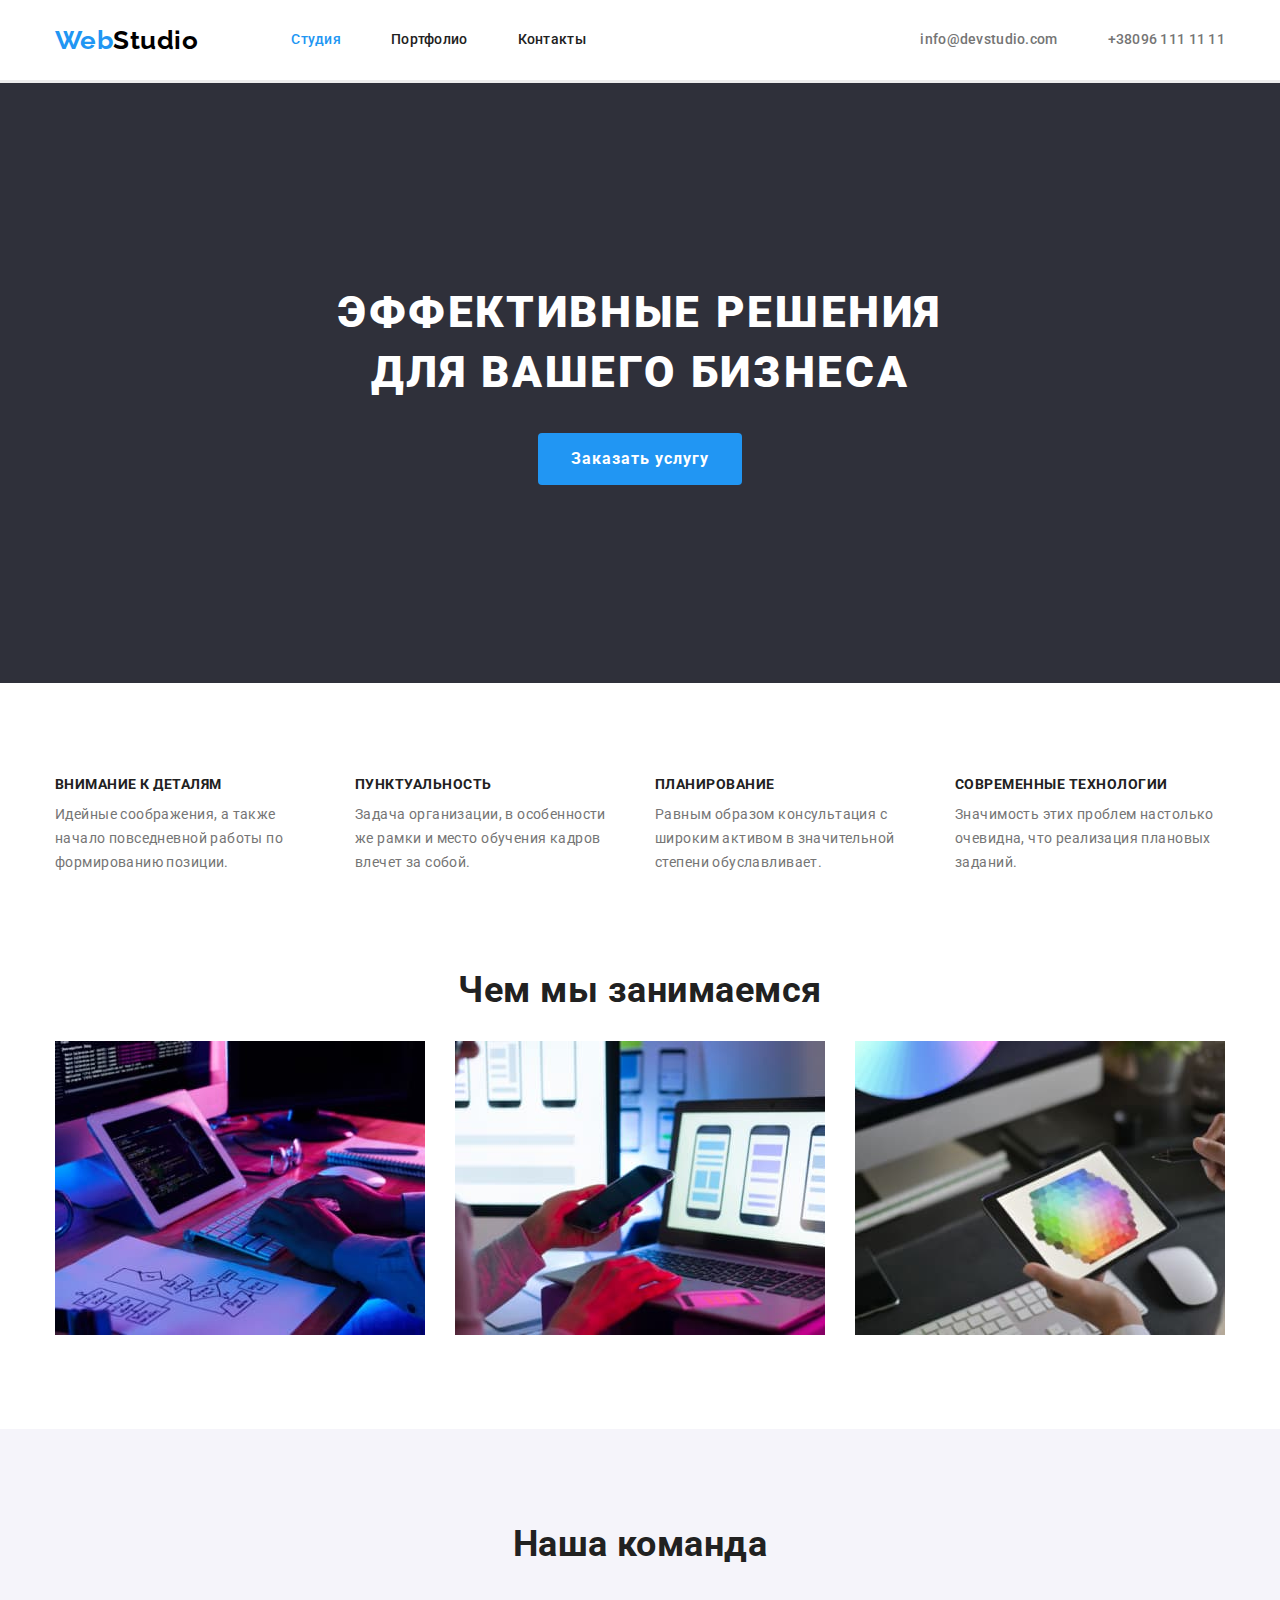
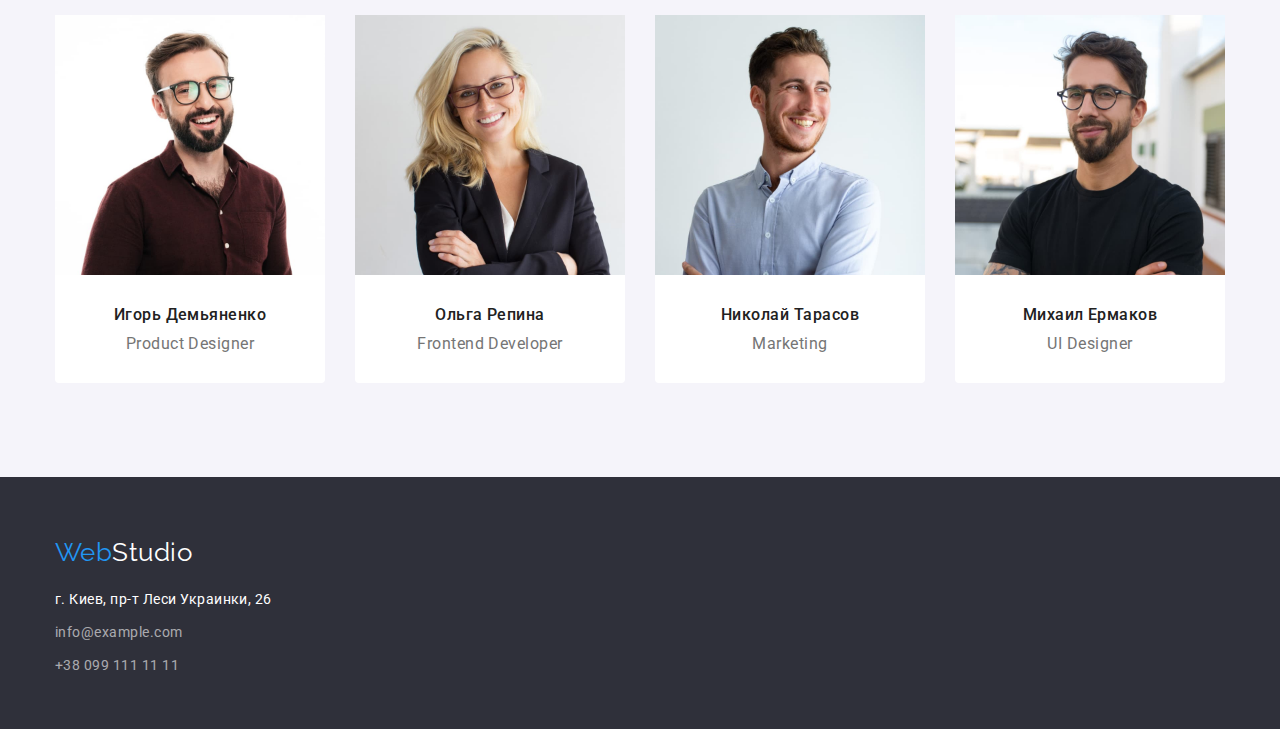
<file: index.html>
<!DOCTYPE html>
<html lang="ru">
  <head>
    <meta charset="UTF-8" />
    <meta http-equiv="X-UA-Compatible" content="IE=edge" />
    <meta name="viewport" content="width=device-width, initial-scale=1.0" />
    <title>Web Studio</title>
    <link rel="preconnect" href="https://fonts.googleapis.com" />
    <link rel="preconnect" href="https://fonts.gstatic.com" crossorigin />
    <link
      href="https://fonts.googleapis.com/css2?family=Raleway:wght@700&family=Roboto:wght@400;500;700;900&display=swap"
      rel="stylesheet"
    />
    <link
      rel="stylesheet"
      href="https://cdnjs.cloudflare.com/ajax/libs/modern-normalize/1.1.0/modern-normalize.min.css"
    />
    <link rel="stylesheet" href="./css/style.css" />
  </head>
  <body>
    <!--Шапка сайта-->
    <header class="header">
      <!--Навигация сайта-->
      <div class="container main-nav">
        <nav class="nav-header">
          <a href="./index.html" class="company-logo"
            ><span class="accent">Web</span>Studio</a
          >
          <ul class="nav-list list">
            <li class="nav-item">
              <a href="./index.html" class="nav-header-list current">Студия</a>
            </li>
            <li class="nav-item">
              <a href="./portfolio.html" class="nav-header-list">Портфолио</a>
            </li>
            <li class="nav-item">
              <a href="./index.html" class="nav-header-list">Контакты</a>
            </li>
          </ul>
        </nav>

        <!--Контактные данные шапки-->
        <ul class="header-contacts list">
          <li class="header-contacts-item">
            <a href="info@devstudio.com" class="header-contacts-list"
              >info@devstudio.com</a
            >
          </li>
          <li class="header-contacts-item">
            <a href="tel:+380961111111" class="header-contacts-list"
              >+38096 111 11 11</a
            >
          </li>
        </ul>
      </div>
    </header>

    <main>
      <!--Герой-->
      <section class="hero-section">
        <h1 class="hero-section-header">
          Эффективные решения <br />
          для вашего бизнеса
        </h1>
        <button type="button" class="button secondary">Заказать услугу</button>
      </section>

      <!--Преимущества компании-->
      <section class="advantages-section">
        <div class="company-advantages container">
          <ul class="advantages-list list">
            <li class="advantages-item">
              <h3 class="title">Внимание к деталям</h3>
              <p class="company-advantages-item">
                Идейные соображения, а также начало повседневной работы по
                формированию позиции.
              </p>
            </li>
            <li class="advantages-item">
              <h3 class="title">Пунктуальность</h3>
              <p class="company-advantages-item">
                Задача организации, в особенности же рамки и место обучения
                кадров влечет за собой.
              </p>
            </li>
            <li class="advantages-item">
              <h3 class="title">Планирование</h3>
              <p class="company-advantages-item">
                Равным образом консультация с широким активом в значительной
                степени обуславливает.
              </p>
            </li>
            <li class="advantages-item">
              <h3 class="title">Современные технологии</h3>
              <p class="company-advantages-item">
                Значимость этих проблем настолько очевидна, что реализация
                плановых заданий.
              </p>
            </li>
          </ul>
        </div>
      </section>

      <!--Примеры работы-->
      <section class="work-section">
        <div class="container">
          <h2 class="work-examples">Чем мы занимаемся</h2>
          <ul class="work-list list">
            <li class="work-item">
              <img
                src="./images/box1.jpg"
                alt="Пример работы 1"
                width="370"
                height="294"
              />
            </li>
            <li class="work-item">
              <img
                src="./images/box2.jpg"
                alt="Пример работы 2"
                width="370"
                height="294"
              />
            </li>
            <li class="work-item">
              <img
                src="./images/box3.jpg"
                alt="Пример работы 3"
                width="370"
                height="294"
              />
            </li>
          </ul>
        </div>
      </section>

      <!--Сотрудники компании-->

      <section class="our-team-section">
        <div class="container">
          <h2 class="our-team-header">Наша команда</h2>
          <ul class="team list">
            <li class="our-team-header-list">
              <img
                src="./images/demyanenko1.jpg"
                alt="Фото Игоря Демьяненко"
                width="270"
              />
              <div class="our-team-item">
                <h3 class="our-team-name">Игорь Демьяненко</h3>
                <p class="our-team-job-position">Product Designer</p>
              </div>
            </li>
            <li class="our-team-header-list">
              <img
                src="./images/repina1.jpg"
                alt="Фото Ольги Репиной"
                width="270"
              />
              <div class="our-team-item">
                <h3 class="our-team-name">Ольга Репина</h3>
                <p class="our-team-job-position">Frontend Developer</p>
              </div>
            </li>
            <li class="our-team-header-list">
              <img
                src="./images/tarasov1.jpg"
                alt="Фото Николая Тарасова"
                width="270"
              />
              <div class="our-team-item">
                <h3 class="our-team-name">Николай Тарасов</h3>
                <p class="our-team-job-position">Marketing</p>
              </div>
            </li>
            <li class="our-team-header-list">
              <img
                src="./images/ermakov1.jpg"
                alt="Фото Михаила Ермакова"
                width="270"
              />
              <div class="our-team-item">
                <h3 class="our-team-name">Михаил Ермаков</h3>
                <p class="our-team-job-position">UI Designer</p>
              </div>
            </li>
          </ul>
        </div>
      </section>
    </main>

    <!--Подвал -->
    <footer class="footer">
      <div class="footer-logo-section container">
        <a href="./index.html" class="footer-logo"
          ><span lang="en" class="accent">Web</span>Studio</a
        >
      </div>
      <div class="footer-address-section container">
        <address class="footer-address">
          <ul class="list">
            <li class="footer-address-list">
              <a href="" class="footer-address-item"
                >г. Киев, пр-т Леси Украинки, 26</a
              >
            </li>
            <li class="footer-address-list">
              <a href="info@example.com"
                ><span class="footer-contacts">info@example.com</span></a
              >
            </li>
            <li class="footer-address-list">
              <a href="tel:+380991111111"
                ><span class="footer-contacts">+38 099 111 11 11</span></a
              >
            </li>
          </ul>
        </address>
      </div>
    </footer>
  </body>
</html>
</file>
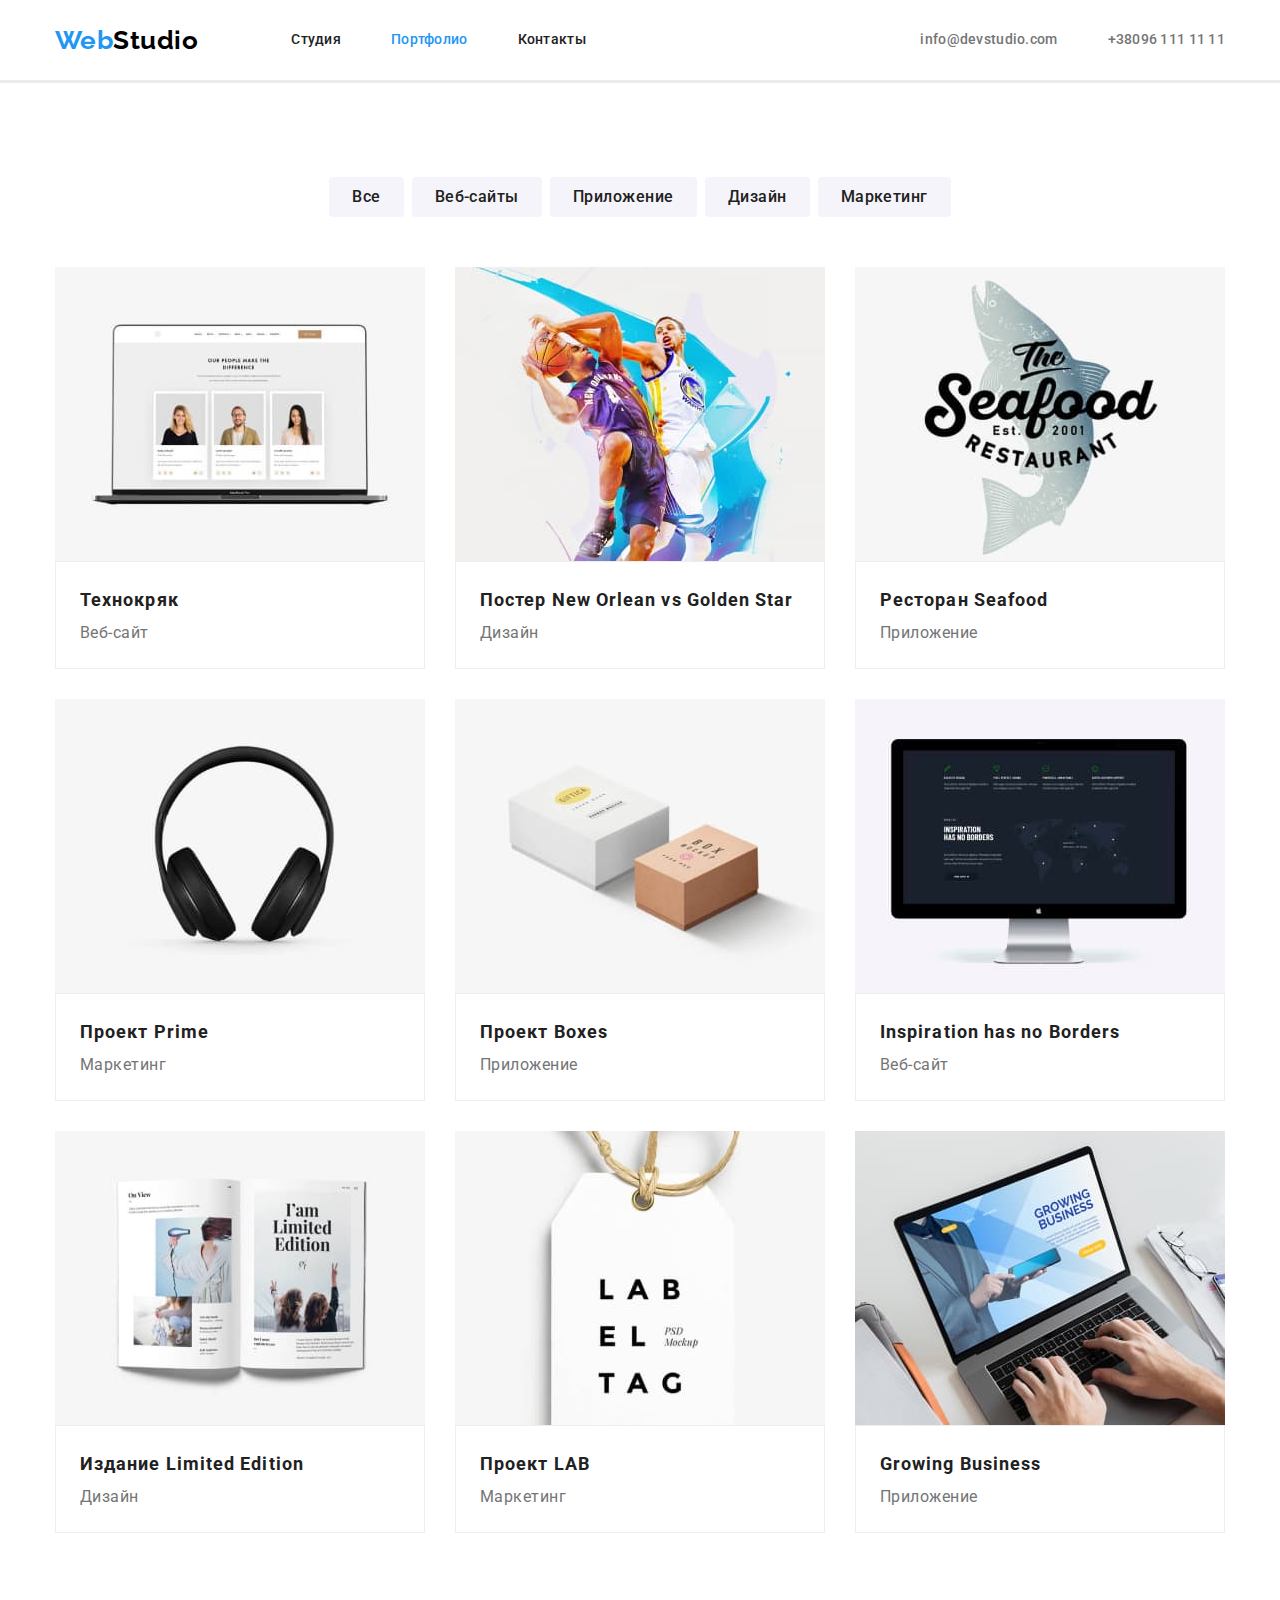
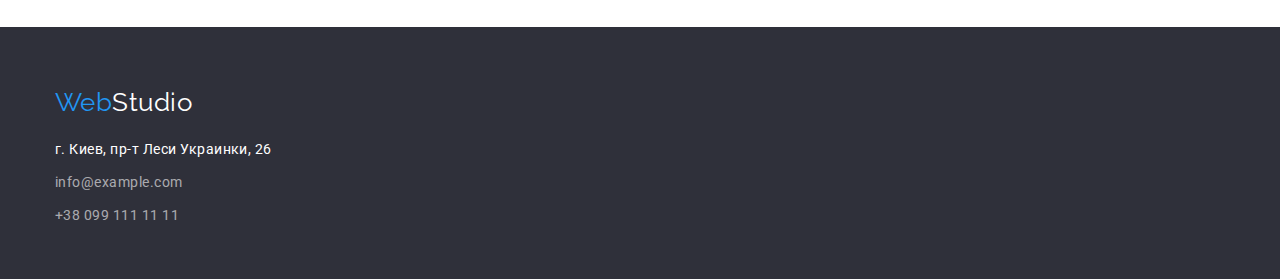
<file: portfolio.html>
<!DOCTYPE html>
<html lang="ru">
  <head>
    <meta charset="UTF-8" />
    <meta http-equiv="X-UA-Compatible" content="IE=edge" />
    <meta name="viewport" content="width=device-width, initial-scale=1.0" />
    <title>Document</title>
    <link rel="preconnect" href="https://fonts.googleapis.com" />
    <link rel="preconnect" href="https://fonts.gstatic.com" crossorigin />
    <link
      href="https://fonts.googleapis.com/css2?family=Raleway:wght@700&family=Roboto:wght@400;500;700;900&display=swap"
      rel="stylesheet"
    />
    <link
      rel="stylesheet"
      href="https://cdnjs.cloudflare.com/ajax/libs/modern-normalize/1.1.0/modern-normalize.min.css"
    />
    <link rel="stylesheet" href="./css/style.css" />
  </head>
  <body>
    <!--Шапка сайта-->
    <header class="header">
      <!--Навигация сайта-->
      <div class="container main-nav">
        <nav class="nav-header">
          <a href="./index.html" class="company-logo"
            ><span class="accent">Web</span>Studio</a
          >
          <ul class="nav-list list">
            <li class="nav-item">
              <a href="./index.html" class="nav-header-list">Студия</a>
            </li>
            <li class="nav-item">
              <a href="./portfolio.html" class="nav-header-list current"
                >Портфолио</a
              >
            </li>
            <li class="nav-item">
              <a href="./index.html" class="nav-header-list">Контакты</a>
            </li>
          </ul>
        </nav>

        <!--Контактные данные шапки-->
        <ul class="header-contacts list">
          <li class="header-contacts-item">
            <a href="info@devstudio.com" class="header-contacts-list"
              >info@devstudio.com</a
            >
          </li>
          <li class="header-contacts-item">
            <a href="tel:+380961111111" class="header-contacts-list"
              >+38096 111 11 11</a
            >
          </li>
        </ul>
      </div>
    </header>

    <main>
      <!-- Портфолио -->
      <!--Фильтр-->
      <section class="portfolio-section">
        <div class="container">
          <ul class="list btn">
            <li class="btn-item">
              <button type="button" class="button primary">Все</button>
            </li>
            <li class="btn-item">
              <button type="button" class="button primary">Веб-сайты</button>
            </li>
            <li class="btn-item">
              <button type="button" class="button primary">Приложение</button>
            </li>
            <li class="btn-item">
              <button type="button" class="button primary">Дизайн</button>
            </li>
            <li class="btn-item">
              <button type="button" class="button primary">Маркетинг</button>
            </li>
          </ul>

          <!--Список Портфолио-->

          <ul class="portfolio list">
            <li class="portfolio-item">
              <a href="">
                <img
                  src="./images/technokryak1.jpg"
                  alt="Пример создания сайта"
                  width="370"
                />
                <div class="border">
                  <h3 class="section-title">Технокряк</h3>
                  <p class="section-article">Веб-сайт</p>
                </div>
              </a>
            </li>
            <li class="portfolio-item">
              <a href="">
                <img
                  src="./images/poster1.jpg"
                  alt="Пример постера"
                  width="370"
                />

                <div class="border">
                  <h3 class="section-title">
                    Постер New Orlean vs Golden Star
                  </h3>
                  <p class="section-article">Дизайн</p>
                </div>
              </a>
            </li>
            <li class="portfolio-item">
              <a href="">
                <img
                  src="./images/seafood1.jpg"
                  alt="Пример приложения для ресторана"
                  width="370"
                />
                <div class="border">
                  <h3 class="section-title">Ресторан Seafood</h3>
                  <p class="section-article">Приложение</p>
                </div>
              </a>
            </li>
            <li class="portfolio-item">
              <a href="">
                <img
                  src="./images/prime1.jpg"
                  alt="Пример продукта"
                  width="370"
                />
                <div class="border">
                  <h3 class="section-title">Проект Prime</h3>
                  <p class="section-article">Маркетинг</p>
                </div>
              </a>
            </li>
            <li class="portfolio-item">
              <a href="">
                <img
                  src="./images/boxes1.jpg"
                  alt="Пример оформления коробок "
                  width="370"
                />
                <div class="border">
                  <h3 class="section-title">Проект Boxes</h3>
                  <p class="section-article">Приложение</p>
                </div>
              </a>
            </li>
            <li class="portfolio-item">
              <a href="">
                <img
                  src="./images/inspiration2.jpg"
                  alt="Пример создания сайта 2"
                  width="370"
                />
                <div class="border">
                  <h3 class="section-title">Inspiration has no Borders</h3>
                  <p class="section-article">Веб-сайт</p>
                </div>
              </a>
            </li>
            <li class="portfolio-item">
              <a href="">
                <img
                  src="./images/limited-edition1.jpg"
                  alt="Пример дизайна журнала"
                  width="370"
                />
                <div class="border">
                  <h3 class="section-title">Издание Limited Edition</h3>
                  <p class="section-article">Дизайн</p>
                </div>
              </a>
            </li>
            <li class="portfolio-item">
              <a href="">
                <img
                  src="./images/lab1.jpg"
                  alt="Пример этикетки"
                  width="370"
                />
                <div class="border">
                  <h3 class="section-title">Проект LAB</h3>
                  <p class="section-article">Маркетинг</p>
                </div>
              </a>
            </li>
            <li class="portfolio-item">
              <a href="">
                <img
                  src="./images/growing-business1.jpg"
                  alt="Пример приложения для бизнеса"
                  width="370"
                />
                <div class="border">
                  <h3 class="section-title">Growing Business</h3>
                  <p class="section-article">Приложение</p>
                </div>
              </a>
            </li>
          </ul>
        </div>
      </section>
    </main>

    <!--Подвал -->
    <footer class="footer">
      <div class="footer-logo-section container">
        <a href="./index.html" class="footer-logo"
          ><span lang="en" class="accent">Web</span>Studio</a
        >
      </div>
      <div class="footer-address-section container">
        <address class="footer-address">
          <ul class="list">
            <li class="footer-address-list">
              <a href="" class="footer-address-item"
                >г. Киев, пр-т Леси Украинки, 26</a
              >
            </li>
            <li class="footer-address-list">
              <a href="info@example.com"
                ><span class="footer-contacts">info@example.com</span></a
              >
            </li>
            <li class="footer-address-list">
              <a href="tel:+380991111111"
                ><span class="footer-contacts">+38 099 111 11 11</span></a
              >
            </li>
          </ul>
        </address>
      </div>
    </footer>
  </body>
</html>
</file>
<file: css/style.css>
/* Основной фон #ffffff  */
/* Вторичный фон #2f303a */
/* Вторичный цвет текста #212121 */
/* Основной цвет текста #757575 */
/* Акцент #2196f3 */

:root {
  --primary-text-color: #757575;
  --secondary-text-color: #212121;
  --accent-color: #2196f3;
  --button-primary-color: #f5f4fa;
  --primary-bg-color: #ffffff;
  --portfolio-item-gap: 30px;
}

html {
  box-sizing: border-box;
}

/* *,
*::before,
*::after {
   box-sizing: border-box; */

body {
  font-family: 'Roboto', sans-serif;
  background-color: var(--primary-bg-color);
  color: var(--secondary-text-color);
  letter-spacing: 0.03em;
  margin: 0;
}

.list {
  padding: 0;
  margin: 0;
  list-style: none;
}

.link {
  text-decoration: none;
}
a {
  text-decoration: none;
}

.container {
  margin-left: auto;
  margin-right: auto;
  width: 1200px;
  padding-left: 15px;
  padding-right: 15px;
}

img {
  display: block;
  max-width: 100%;
}

/* Заголовок */
.header {
  border-bottom: solid #ececec;
}

/*  Логотип компании */
.company-logo {
  margin-right: 93px;
  align-self: center;

  font-family: Raleway;
  font-weight: 700;
  font-size: 26px;
  line-height: 1.19;
  color: #000000;
}

/* Навигация и контакты шапки */

.nav-header-list {
  font-weight: 500;
  font-size: 14px;
  line-height: 1.14;
  letter-spacing: 0.02em;
  color: var(--secondary-text-color);
}

.header-contacts-list {
  font-weight: 500;
  font-size: 14px;
  line-height: 1.14;
  letter-spacing: 0.02em;
  color: var(--primary-text-color);
}
.accent {
  color: var(--accent-color);
}

.nav-header .current {
  color: var(--accent-color);
}

.nav-header {
  display: flex;
}

.nav-list,
.advantages-list,
.work-list {
  display: flex;
}

.nav-list .nav-item:not(:last-child) {
  margin-right: 50px;
}

.nav-list .nav-header-list,
.header-contacts-list {
  display: block;
  padding-top: 32px;
  padding-bottom: 32px;
}

.header-contacts .header-contacts-item + .header-contacts-item {
  margin-left: 50px;
}

.header-contacts {
  display: flex;
  margin-left: auto;
}

/* Main-nav */
.main-nav {
  display: flex;
  align-items: center;
}

/* Эффект ховер и фокус для ссылок */
.company-logo:hover,
.company-logo:focus,
.nav-header-list:hover,
.nav-header-list:focus,
.header-contacts:hover,
.header-contacts:focus,
.header-contacts-list:hover,
.header-contacts-list:focus,
.order-button:focus,
.footer-logo:hover,
.footer-logo:focus,
.footer-address-item:hover,
.footer-address-item:focus,
.footer-contacts:hover,
.footer-contacts:focus {
  color: var(--accent-color);
}

/* Секция Герой */
.hero-section {
  height: 600px;
  text-align: center;
  padding-top: 200px;
  padding-bottom: 200px;

  background-color: #2f303a;
}
.hero-section-header {
  margin-top: 0;
  margin-bottom: 30px;

  font-weight: 900;
  font-size: 44px;
  line-height: 1.36;
  text-align: center;
  letter-spacing: 0.06em;
  text-transform: uppercase;
  color: var(--primary-bg-color);
}

/* Кнопка */
.button {
  color: var(--button-primary-color);
  border: 1px solid transparent;
}

.button.primary {
  padding: 6px 22px;

  font-family: Roboto;
  font-style: normal;
  font-weight: 500;
  font-size: 16px;
  line-height: 1.62;
  letter-spacing: 0.03em;

  background-color: var(--button-primary-color);
  color: var(--secondary-text-color);

  border-radius: 4px;
}

.button.primary:focus,
.button.primary:hover {
  background-color: var(--accent-color);
  color: var(--primary-bg-color);
}

.button.secondary {
  margin: auto;
  border-radius: 4px;
  padding: 10px 32px;

  font-family: Roboto;
  font-style: normal;
  display: flex;
  align-items: center;
  text-align: center;
  font-weight: 700;
  font-size: 16px;
  line-height: 1.88;
  letter-spacing: 0.06em;
  color: var(--primary-bg-color);
  background-color: var(--accent-color);
}

/* Преимущества компании */
/* .company-advantages {
 padding-top: 107px;
  
} */

.advantages-section {
  padding-top: 94px;
}

.advantages-item {
  width: 270px;
}

.list .advantages-item:not(:last-child) {
  margin-right: 30px;
}

.company-advantages .title {
  margin-top: 0;
  margin-bottom: 10px;

  font-weight: 700;
  font-size: 14px;
  line-height: 1.14;
  text-transform: uppercase;
}

.company-advantages-item {
  margin-top: 0;
  margin-bottom: 0;

  font-size: 14px;
  line-height: 1.71;
  letter-spacing: 0.03em;
  color: var(--primary-text-color);
}

/* Наша команда и примеры работ */

.work-section {
  padding-bottom: 94px;
  padding-top: 94px;
}

.work-examples {
  margin-top: 0;

  font-weight: 700;
  font-size: 36px;
  line-height: 1.17;
  text-align: center;
}

.list .work-item:not(:last-child),
.our-team-header-list:not(:last-child) {
  margin-right: 30px;
}

.our-team-header {
  margin-top: 0;
  margin-bottom: 50px;

  font-weight: 700;
  font-size: 36px;
  line-height: 1.17;
  text-align: center;
}

.our-team-section {
  padding-top: 94px;
  padding-bottom: 94px;

  background: #f5f4fa;
}

.our-team-header-list {
  background-color: var(--primary-bg-color);
  border-radius: 4px;
}
.team {
  display: flex;
}

.our-team-name {
  margin-top: 0;
  margin-bottom: 10px;

  font-weight: 500;
  font-size: 16px;
  line-height: 1.19;
  text-align: center;
}

.our-team-job-position {
  margin-top: 0;
  margin-bottom: 0;

  font-size: 16px;
  line-height: 1.19;
  letter-spacing: 0.03em;
  text-align: center;
  color: var(--primary-text-color);
}

.our-team-item {
  padding-top: 30px;
  padding-bottom: 30px;
}

/* Страница Портфолио */

/* Секция фильтр */
.btn {
  display: flex;
  justify-content: center;
  margin-top: 0;
  margin-bottom: 50px;
}

.btn-item:not(:last-child) {
  margin-right: 8px;
}

/* Список портфолио */
.portfolio-section {
  padding-top: 94px;
  padding-bottom: 94px;
}

.portfolio {
  display: flex;
  flex-wrap: wrap;
  margin-left: calc(-1 * var(--portfolio-item-gap));
  margin-top: calc(-1 * var(--portfolio-item-gap));
}

.section-title {
  margin: 0;

  font-weight: 700;
  font-size: 18px;
  line-height: 2;
  letter-spacing: 0.06em;
  color: var(--secondary-text-color);
}

.section-article {
  margin: 0;

  font-size: 16px;
  line-height: 1.88;
  color: var(--primary-text-color);
}

.portfolio-item {
  /* width: calc((100%-60px) / 3); */
  /* margin-bottom: 30px;
  margin-right: 30px; */
  margin-left: var(--portfolio-item-gap);
  margin-top: var(--portfolio-item-gap);
  flex-basis: calc(100% / 3 -var(--portfolio-item-gap));

  color: #eeeeee;
}

.border {
  padding-top: 20px;
  padding-bottom: 20px;
  padding-left: 24px;

  border: 1px solid #eeeeee;
}

/* .portfolio-item:nth-child(3n) {
  margin-right: 0;
}

.portfolio-item:nth-last-child(-n + 3) {
  margin-bottom: 0px;
} */

/* Подвал */
.footer {
  background-color: #2f303a;
  height: 252px;
  padding-top: 60px;
  padding-bottom: 60px;
}

.footer-logo-section {
  margin-bottom: 20px;
}

.footer-logo {
  font-family: Raleway;
  font-weight: 700d;
  font-size: 26px;
  line-height: 1.19;
  color: var(--primary-bg-color);
}

.footer-address {
  font-style: inherit;
  font-size: 14px;
  line-height: 1.71;
  color: var(--primary-bg-color);
}

.footer-address-list {
  margin-bottom: 9px;
}

.footer-address-item {
  color: var(--primary-bg-color);
}

.footer-contacts {
  color: rgba(255, 255, 255, 0.6);
}
</file>
